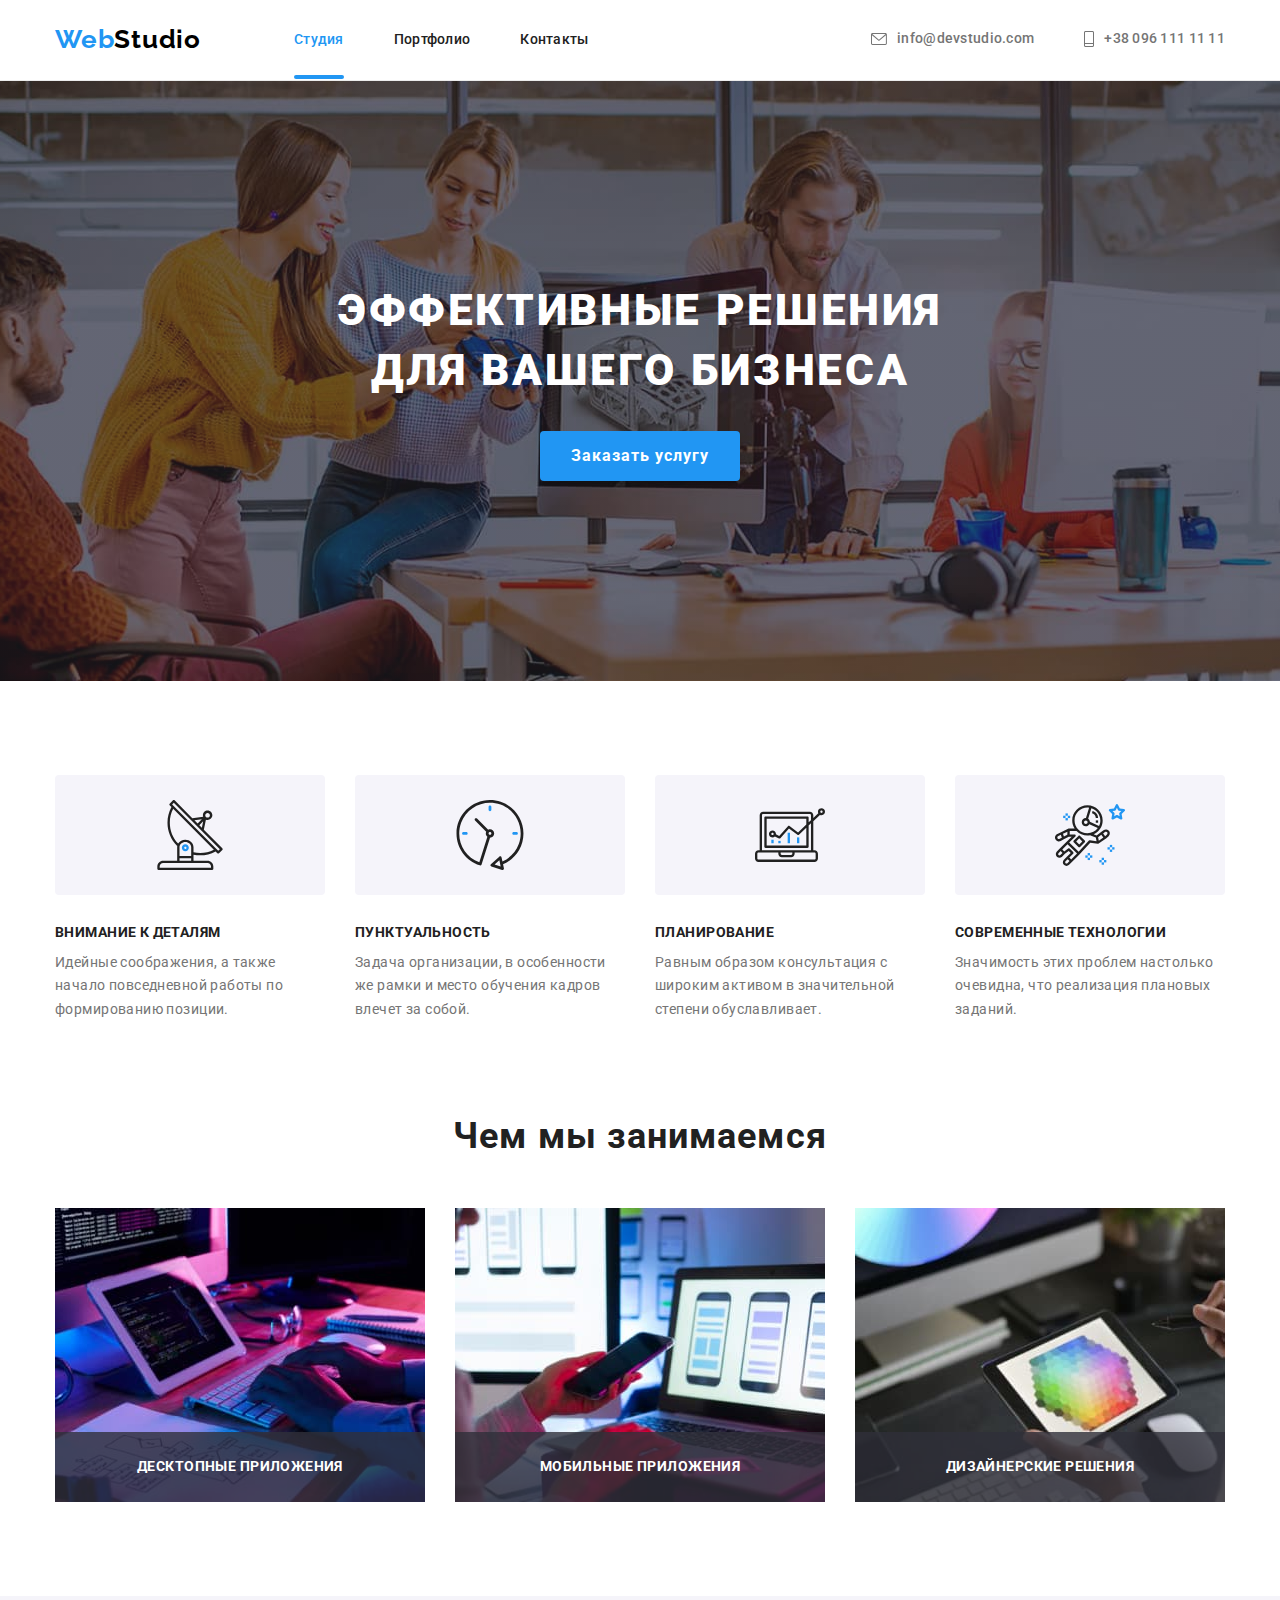
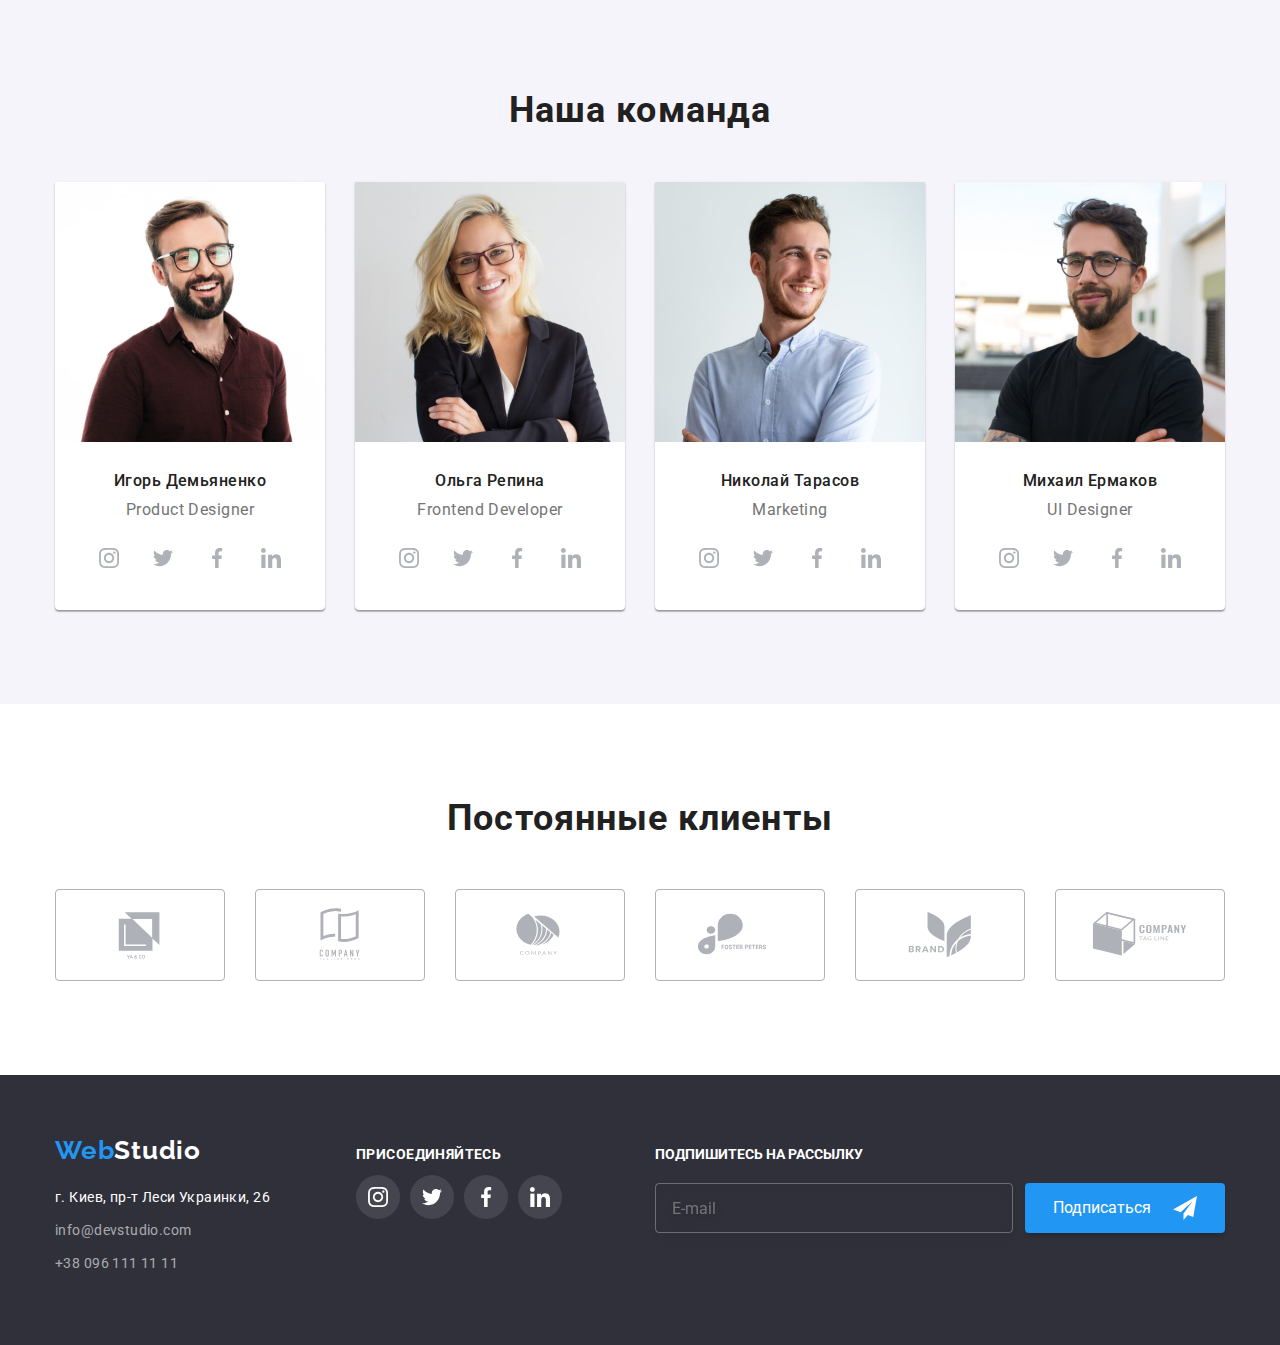
<file: index.html>
<!DOCTYPE html>
<html lang="ru">
<head>
    <meta charset="UTF-8">
    <meta http-equiv="X-UA-Compatible" content="IE=edge">
    <meta name="viewport" content="width=device-width, initial-scale=1.0">
    <title>Document</title>
    <link rel="preconnect" href="https://fonts.googleapis.com">
    <link rel="preconnect" href="https://fonts.gstatic.com" crossorigin>
    <link href="https://fonts.googleapis.com/css2?family=Raleway:wght@700&family=Roboto:wght@400;500;700;900&display=swap" rel="stylesheet">
    <link rel="stylesheet" href="https://cdnjs.cloudflare.com/ajax/libs/modern-normalize/1.1.0/modern-normalize.min.css">
    <link rel="stylesheet" href="./css/styles.css">
</head>
<body>
    <header class="header">
        <div class="container header-container">
    <nav class="navigation">
        <a href="/" class="logo"><span class="logo-first">Web</span>Studio</a>
        <ul class="header-list list">
            <li class="header-item"><a href="./index.html" class="header-link active">Студия</a></li>
            <li class="header-item"><a href="./portfolio.html" class="header-link">Портфолио</a></li>
            <li class="header-item"><a href="" class="header-link">Контакты</a></li>
        </ul>
    </nav>
        <ul class="header-link-conection list">
            <li class="header-link-email">
                <a href="mailto:info@devstudio.com" class="link-contacts"><svg class="link-contacts-icon" width="16" height="12">
                    <use href="./images/icons.svg#icon-envelope"></use>
                </svg>info@devstudio.com</a></li>
            <li class="header-link-tel">
                <a href="tel:+380961111111" class="link-contacts"><svg class="link-contacts-icon" width="10" height="16">
                    <use href="./images/icons.svg#icon-Vector"></use>
                </svg>+38 096 111 11 11  </a></li>
        </ul>
        </div>
    </header>
    <main>
      <section class="hero">
          <div class="container">
            <h1 class="hero-title">Эффективные решения для вашего бизнеса</h1>
            <button type="button" class="hero-btn" data-modal-open>Заказать услугу</button>
            </div>
      </section>  
    
    <section class="about-section">
        <div class="container">
        <h2 class="visually-hidden">Наши преимущества</h2>
        <ul class="about-list list">
            <li class="about-section-item">
                <div class="about-icon-container">
                    <svg class="about-icon" width="70" height="70">
                        <use href="./images/icons.svg#icon-antenna-1"></use>
                    </svg>
                </div>
                <h3 class="about-subject">Внимание к деталям</h3>
                <p class="text">Идейные соображения, а также начало повседневной работы по формированию позиции.</p>
            </li>

            <li class="about-section-item">
                <div class="about-icon-container">
                    <svg class="about-icon" width="70" height="70">
                        <use href="./images/icons.svg#icon-clock-1"></use>
                    </svg>
                </div>
                <h3 class="about-subject">Пунктуальность</h3>
                <p class="text">Задача организации, в особенности же рамки и место обучения кадров влечет за собой.</p>
            </li>

            <li class="about-section-item">
                <div class="about-icon-container">
                    <svg class="about-icon" width="70" height="70">
                        <use href="./images/icons.svg#icon-diagram-1"></use>
                    </svg>
                </div>
                <h3 class="about-subject">Планирование</h3>
                <p class="text">Равным образом консультация с широким активом в значительной степени обуславливает.</p>
            </li>

            <li class="about-section-item">
                <div class="about-icon-container">
                    <svg class="about-icon" width="70" height="70">
                        <use href="./images/icons.svg#icon-astronaut-1"></use>
                    </svg>
                </div>
                <h3 class="about-subject">Современные технологии</h3>
                <p class="text">Значимость этих проблем настолько очевидна, что реализация плановых заданий.</p>
            </li>
        </ul>
        </div>
    </section>

    <section class="sub-section">
        <div class="container">
        <h2 class="sub-title">Чем мы занимаемся</h2>
        <ul class="sub-list list">

            <li class="sub-item">
               
                <img src="./images/img-1.jpg" alt="desktop" width="370" height="294" class="sub-img">
            <div class="sub-top-text">
                <p>Десктопные приложения</p>
            </div>
            
            </li>

            <li class="sub-item">
                <img src="./images/img-2.jpg" alt="mobile" width="370" height="294" class="sub-img">
            <div class="sub-top-text">
                <p>Мобильные приложения</p>
            </div>
            </li>

            <li class="sub-item">
                <img src="./images/img-3.jpg" alt="tablet" width="370" height="294" class="sub-img">
            <div class="sub-top-text">
                <p>Дизайнерские решения</p>
            </div>
            </li>

        </ul>
        </div>
    </section>

    <section class="team-section">
        <div class="container">
        <h2 class="team-title">Наша команда</h2>
        <ul class="team-list list">
            
            <li class="team-item">
                <img src="./images/ihor-demyanenko.jpg" alt="ihor-demyanenko" width="270" height="260" class="img-team">
                <div class="team-item-content">
                <h3 class="team-name">Игорь Демьяненко</h3>
                <p class="team-text">Product Designer</p>
                <ul class="team-social-list list">
                
                    <li class="team-social-item">
                        <a href="" class="team-social-link"><svg class="team-social-icon" width="20" height="20">
                            <use href="./images/icons.svg#icon-instagram-2"></use>
                        </svg>
                        </a>
                        
                    </li>
                
                    <li class="team-social-item">
                        <a href="" class="team-social-link"><svg class="team-social-icon" width="20" height="20">
                                <use href="./images/icons.svg#icon-twitter-1"></use>
                            </svg>
                        </a>
                    </li>
                
                    <li class="team-social-item">
                        <a href="" class="team-social-link"><svg class="team-social-icon" width="20" height="20">
                                <use href="./images/icons.svg#icon-facebook-1"></use>
                            </svg>
                        </a>
                    </li>
                
                    <li class="team-social-item">
                        <a href="" class="team-social-link"><svg class="team-social-icon" width="20" height="20">
                                <use href="./images/icons.svg#icon-linkedin-1"></use>
                            </svg>
                        </a>
                    </li>
                
                </ul>
                </div>
            </li>
            
            <li class="team-item">
                <img src="./images/olha-repina.jpg" alt="olha-repina" width="270" height="260" class="img-team">
                <div class="team-item-content">
                <h3 class="team-name">Ольга Репина</h3>
                <p class="team-text">Frontend Developer</p>
                <ul class="team-social-list list">
                
                    <li class="team-social-item">
                        <a href="" class="team-social-link"><svg class="team-social-icon" width="20" height="20">
                                <use href="./images/icons.svg#icon-instagram-2"></use>
                            </svg>
                        </a>
                    
                    </li>
                
                    <li class="team-social-item">
                        <a href="" class="team-social-link"><svg class="team-social-icon" width="20" height="20">
                                <use href="./images/icons.svg#icon-twitter-1"></use>
                            </svg>
                        </a>
                    </li>
                
                    <li class="team-social-item">
                        <a href="" class="team-social-link"><svg class="team-social-icon" width="20" height="20">
                                <use href="./images/icons.svg#icon-facebook-1"></use>
                            </svg>
                        </a>
                    </li>
                
                    <li class="team-social-item">
                        <a href="" class="team-social-link"><svg class="team-social-icon" width="20" height="20">
                                <use href="./images/icons.svg#icon-linkedin-1"></use>
                            </svg>
                        </a>
                    </li>
                
                </ul>
                </div>
            </li>
            
            <li class="team-item">
                <img src="./images/nikolay-tarasov.jpg" alt="nikolay-tarasov" width="270" height="260" class="img-team">
                <div class="team-item-content">
                <h3 class="team-name">Николай Тарасов</h3>
                <p class="team-text">Marketing</p>
                <ul class="team-social-list list">

                    <li class="team-social-item">
                        <a href="" class="team-social-link"><svg class="team-social-icon" width="20" height="20">
                                <use href="./images/icons.svg#icon-instagram-2"></use>
                            </svg>
                        </a>
                    
                    </li>

                    <li class="team-social-item">
                        <a href="" class="team-social-link"><svg class="team-social-icon" width="20" height="20">
                                <use href="./images/icons.svg#icon-twitter-1"></use>
                            </svg>
                        </a>
                    </li>

                    <li class="team-social-item">
                        <a href="" class="team-social-link"><svg class="team-social-icon" width="20" height="20">
                                <use href="./images/icons.svg#icon-facebook-1"></use>
                            </svg>
                        </a>
                    </li>

                    <li class="team-social-item">
                        <a href="" class="team-social-link"><svg class="team-social-icon" width="20" height="20">
                                <use href="./images/icons.svg#icon-linkedin-1"></use>
                            </svg>
                        </a>
                    </li>

                </ul>
                </div>
            </li>
            
            <li class="team-item">
                <img src="./images/mihail-ermakov.jpg" alt="mihail-ermakov" width="270" height="260" class="img-team">
                <div class="team-item-content">
                <h3 class="team-name">Михаил Ермаков</h3>
                <p class="team-text">UI Designer</p>
                <ul class="team-social-list list">
                
            <li class="team-social-item">
                <a href="" class="team-social-link"><svg class="team-social-icon" width="20" height="20">
                <use href="./images/icons.svg#icon-instagram-2"></use>
            </svg>
            </a>
            </li>
                
                    <li class="team-social-item">
                        <a href="" class="team-social-link"><svg class="team-social-icon" width="20" height="20">
                                <use href="./images/icons.svg#icon-twitter-1"></use>
                            </svg>
                        </a>
                    </li>
                
                    <li class="team-social-item">
                        <a href="" class="team-social-link"><svg class="team-social-icon" width="20" height="20">
                                <use href="./images/icons.svg#icon-facebook-1"></use>
                            </svg>
                        </a>
                    </li>
                
                    <li class="team-social-item">
                        <a href="" class="team-social-link"><svg class="team-social-icon" width="20" height="20">
                            <use href="./images/icons.svg#icon-linkedin-1"></use>
                        </svg>
                        </a>
                    </li>
                
                </ul>
                </div>
            </li>
        </ul>
        </div>
    </section>

<section class="client-section">
    <div class="container">
    <h2 class="client-title">Постоянные клиенты</h2>
    <ul class="client-list list">
        <li class="client-item">
        <a href="" class="client-link"><svg class="client-icon" width="106" height="60">
                <use href="./images/icons.svg#icon-Logo"></use>
            </svg>
        </a>
        </li>

        <li class="client-item">
            <a href="" class="client-link"><svg class="client-icon" width="106" height="60">
                    <use href="./images/icons.svg#icon-Logo-1"></use>
                </svg>
            </a>
        </li>

        <li class="client-item">
            <a href="" class="client-link"><svg class="client-icon" width="106" height="60">
                    <use href="./images/icons.svg#icon-Logo-2"></use>
                </svg>
            </a>
        </li>

        <li class="client-item">
            <a href="" class="client-link"><svg class="client-icon" width="106" height="60">
                    <use href="./images/icons.svg#icon-Logo-3"></use>
                </svg>
            </a>
        </li>

        <li class="client-item">
            <a href="" class="client-link"><svg class="client-icon" width="106" height="60">
                    <use href="./images/icons.svg#icon-Logo-4"></use>
                </svg>
            </a>
        </li>

        <li class="client-item">
            <a href="" class="client-link"><svg class="client-icon" width="106" height="60">
                    <use href="./images/icons.svg#icon-Logo-5"></use>
                </svg>
            </a>
        </li>
    </ul>
    </div>
</section>

    </main>
    <footer class="footer">
        <div class="container footer-container">
            <div class="footer-logo">
        <a href="/" class="logo-footer"><span class="logo-second">Web</span>Studio</a>
        <address class="address">
            <ul class="address-list list">
                <li class="address-item"><a href="https://www.google.com/maps/place/%D0%B1%D1%83%D0%BB.+%D0%9B%D0%B5%D1%81%D0%B8+%D0%A3%D0%BA%D1%80%D0%B0%D0%B8%D0%BD%D0%BA%D0%B8,+26,+%D0%9A%D0%B8%D0%B5%D0%B2,+02000/@50.4265807,30.5361971,17z/data=!3m1!4b1!4m5!3m4!1s0x40d4cf0e033ecbe9:0x57a4dffefec77da0!8m2!3d50.4265807!4d30.5383858" class="footer-link-map">г. Киев, пр-т Леси Украинки, 26</a></li>
                <li class="address-item"><a href="mailto:info@devstudio.com" class="footer-link">info@devstudio.com</a></li>
                <li class="address-item"><a href="tel:+380961111111" class="footer-link">+38 096 111 11 11</a></li>
            </ul>
        </address>
            </div>
        <div class="footer-contacts">
            <p class="footer-text">присоединяйтесь</p>
            <ul class="footer-list list">
                <li class="footer-item">
                    <a href="" class="footer-social-link"><svg class="footer-icon" width="20" height="20">
                            <use href="./images/icons.svg#icon-instagram-2"></use>
                        </svg>
                    </a>
                </li>

                <li class="footer-item">
                    <a href="" class="footer-social-link"><svg class="footer-icon" width="20" height="20">
                            <use href="./images/icons.svg#icon-twitter-1"></use>
                        </svg>
                    </a>
                </li>

                <li class="footer-item">
                    <a href="" class="footer-social-link"><svg class="footer-icon" width="20" height="20">
                            <use href="./images/icons.svg#icon-facebook-1"></use>
                        </svg>
                    </a>
                </li>

                <li class="footer-item">
                    <a href="" class="footer-social-link"><svg class="footer-icon" width="20" height="20">
                            <use href="./images/icons.svg#icon-linkedin-1"></use>
                        </svg>
                    </a>
                </li>
            </ul>
        </div>

        <div class="footer-subscription">
            <p class="subscription-title">Подпишитесь на рассылку</p>
            <form class="subscription-form">
                <div class="subscription-input-btn">
                <input type="text" class="subscription-input" placeholder="E-mail">
                <button type="submit" class="subscription-btn"> Подписаться<svg class="subscription-btn-icon" width="24" height="24">
                    <use href="./images/icons.svg#icon-icon-send"></use>
                </svg>
            </button>
            </div>
            </form>
        </div>
        </div>
    </footer>

    <div class="backdrop is-hidden" data-modal>
        <div class="modal">
            <button type="button" class="modal-close-btn" data-modal-close> <svg class="modal-close-icon" width="11" height="11">
                <use href="./images/icons.svg#icon-Vector-1"></use>
            </svg></button>
            <p class="modal-title">Оставьте свои данные, мы вам перезвоним</p>
            <form class="modaL-form">
            
                <div class="modal-label-wrap">
                <label for="user-name" class="modal-label">Имя</label>
                
                <div class="modal-input-wrap">
                <input type="text" name="user-name" class="modal-input">
                <svg class="modal-icon" width="18" height="18">
                    <use href="./images/icons.svg#icon-person-black-18dp-1"></use>
                </svg>
                </div>
                </div>
            
                <div class="modal-label-wrap">
                <label for="user-tel" class="modal-label">Телефон</label>
                <div class="modal-input-wrap">
                <input type="tel" name="user-tel" class="modal-input">
                <svg class="modal-icon" width="18" height="18">
                    <use href="./images/icons.svg#icon-phone-black-18dp-1"></use>
                </svg>
                </div>
                </div>

                <div class="modal-label-wrap">
                <label for="user-email" class="modal-label">Почта</label>
                <div class="modal-input-wrap">
                <input type="email" name="user-email" class="modal-input">
                <svg class="modal-icon" width="18" height="18">
                    <use href="./images/icons.svg#icon-email-black-18dp-1"></use>
                </svg>
                </div>
                </div>

                <div class="text-area">
                <label for="user-text" class="modal-label">Комментарий</label>
                <textarea name="user-text" id="user-text" class="modal-text" placeholder="Введите текст"></textarea>
                    </div>

                <div class="modal-label-input">
                    <input type="checkbox" class="modal-check visually-hidden" id="modal-check" name="modal-check">
                    <label for="modal-check" class="modal-check-text">Соглашаюсь с рассылкой и принимаю &nbsp;<a href="/" class="modal-link"> Условия договора</a></label>
                    </div>
                
            
                <button type="submit" class="submit-button">Отправить</button>
            </form>
           
        </div>
    </div>
    <script src="./js/modal.js"></script>
    
</body>
</html>
</file>
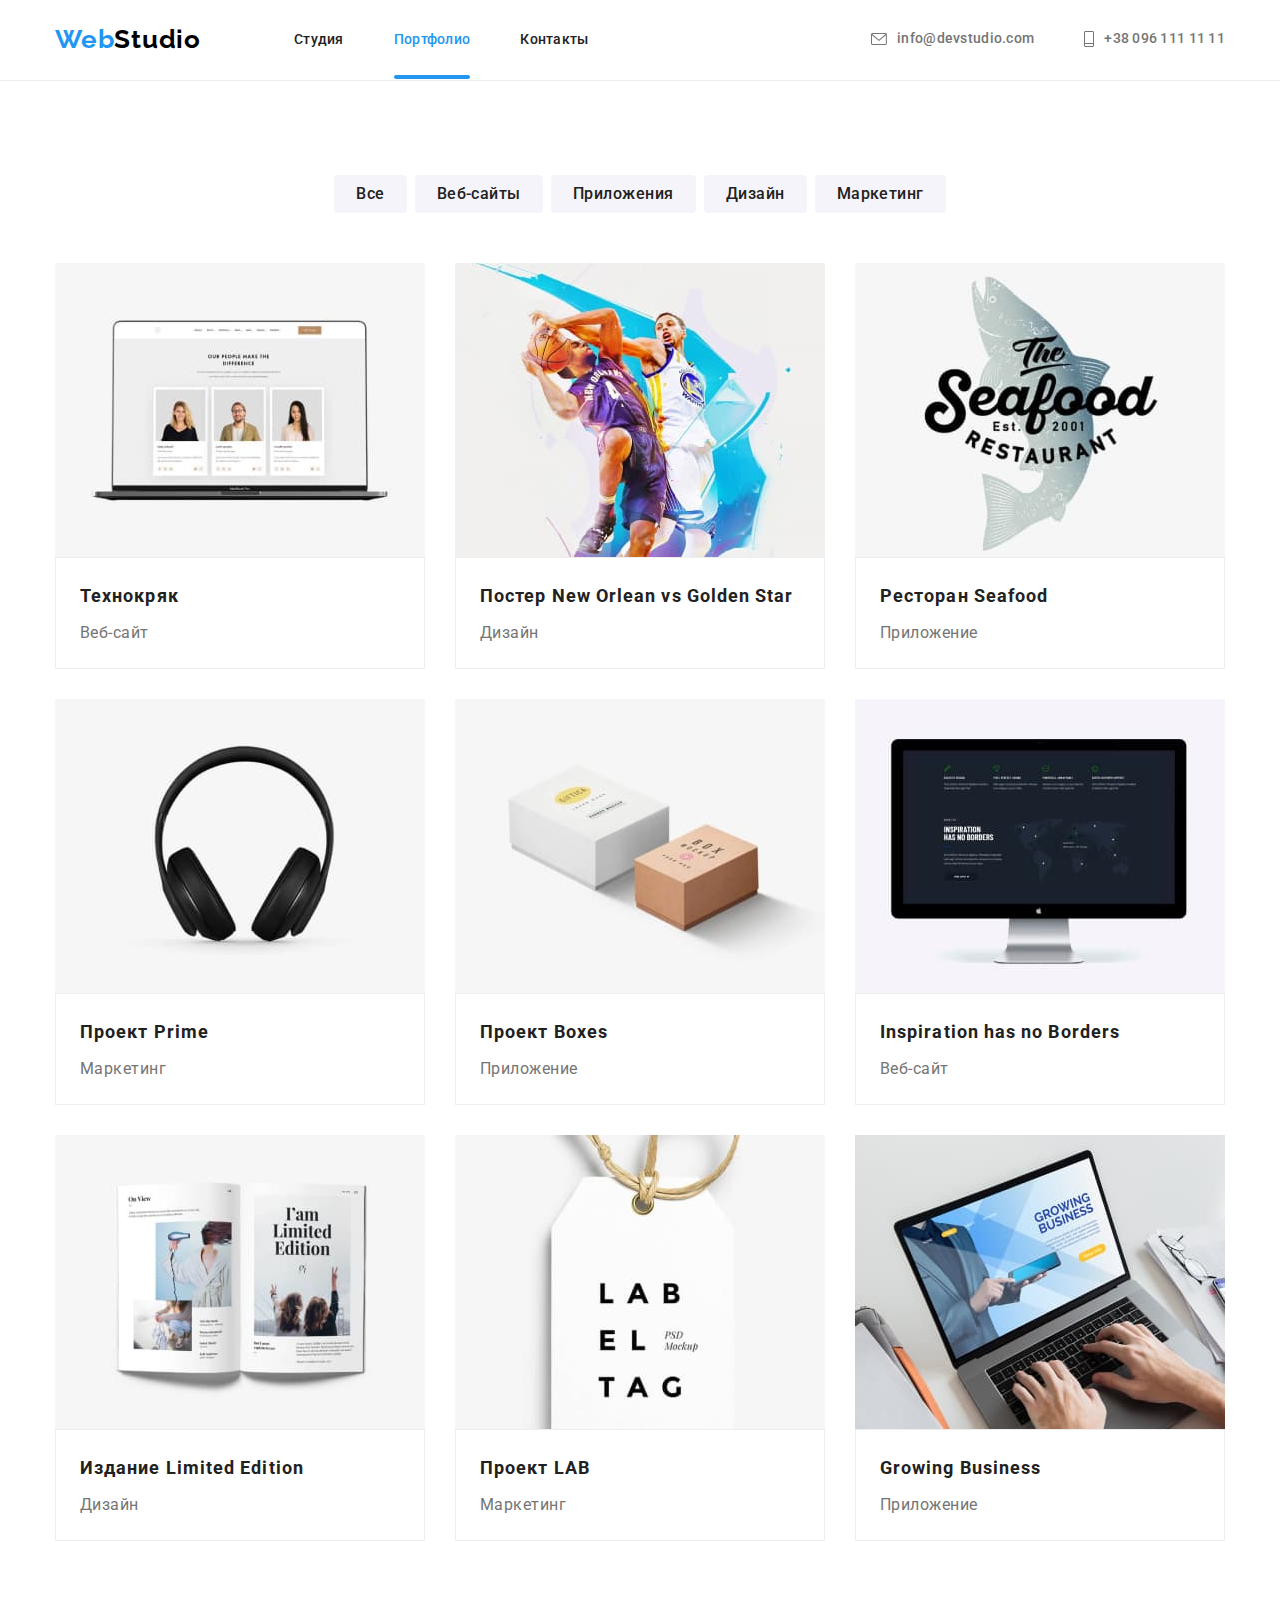
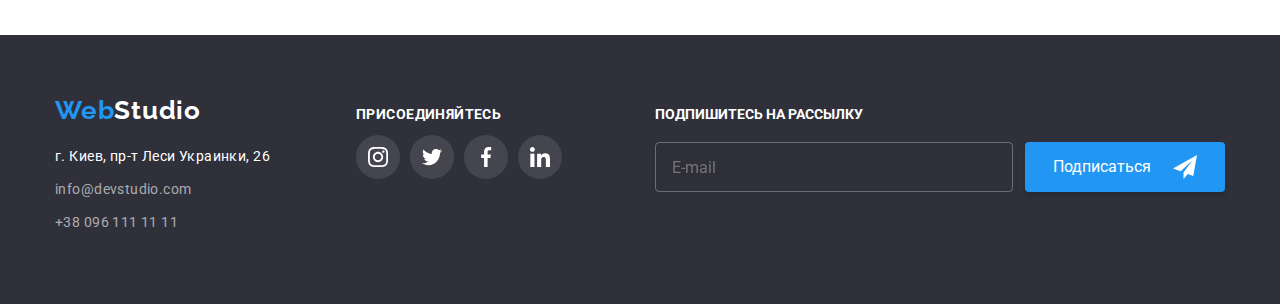
<file: portfolio.html>
<!DOCTYPE html>
<html lang="ru">
<head>
    <meta charset="UTF-8">
    <meta http-equiv="X-UA-Compatible" content="IE=edge">
    <meta name="viewport" content="width=device-width, initial-scale=1.0">
    <title>Document</title>
    <link rel="preconnect" href="https://fonts.googleapis.com">
    <link rel="preconnect" href="https://fonts.gstatic.com" crossorigin>
    <link href="https://fonts.googleapis.com/css2?family=Raleway:wght@700&family=Roboto:wght@400;500;700;900&display=swap" rel="stylesheet">
    <link rel="stylesheet" href="https://cdnjs.cloudflare.com/ajax/libs/modern-normalize/1.1.0/modern-normalize.min.css">
    <link rel="stylesheet" href="./css/styles.css">
</head>
<body>
    <header class="header">
        <div class="container header-container">
            <nav class="navigation">
                <a href="/" class="logo"><span class="logo-first">Web</span>Studio</a>
                <ul class="header-list list">
                    <li class="header-item"><a href="./index.html" class="header-link">Студия</a></li>
                    <li class="header-item"><a href="./portfolio.html" class="header-link active">Портфолио</a></li>
                    <li class="header-item"><a href="" class="header-link">Контакты</a></li>
                </ul>
            </nav>
            <ul class="header-link-conection list">
                <li class="header-link-email">
                    <a href="mailto:info@devstudio.com" class="link-contacts"><svg class="link-contacts-icon" width="16"
                            height="12">
                            <use href="./images/icons.svg#icon-envelope"></use>
                        </svg>info@devstudio.com</a>
                </li>
                <li class="header-link-tel">
                    <a href="tel:+380961111111" class="link-contacts"><svg class="link-contacts-icon" width="10"
                            height="16">
                            <use href="./images/icons.svg#icon-Vector"></use>
                        </svg>+38 096 111 11 11 </a>
                </li>
            </ul>
        </div>
    </header>
    <main>

        <section class="portfolio-section">
            <div class="container container-content">
            <h1 class="visually-hidden">Портфолио</h1>
       
            <ul class="portfolio-list list">
                <li class="portfolio-nav-btn"> 
                    <button type="button" class="portfolio-btn">Все</button>
                </li>

                <li class="portfolio-nav-btn"> 
                    <button type="button" class="portfolio-btn">Веб-сайты</button>
                </li>

                <li class="portfolio-nav-btn"> 
                    <button type="button" class="portfolio-btn">Приложения</button>
                </li>

                <li class="portfolio-nav-btn"> 
                    <button type="button" class="portfolio-btn">Дизайн</button>
                </li>

                <li class="portfolio-nav-btn"> 
                    <button type="button" class="portfolio-btn">Маркетинг</button>
                </li>
            </ul>
            
        
            <ul class="portfolio-img-list list">
                <li class="portfolio-item">
                    <a href="" class="portfolio-link">
                        <div class="portfolio-wrap">
                    <img src="./images/img-portfolio-1.jpg" alt="laptop" width="370" height="294" class="portfolio-img">
                    <p class="portfolio-top-text">Технокряк это современная площадка распространения коронавируса. Компании используют эту платформу для цифрового
                    шпионажа и атак на защищённые сервера конкурентов.</p>
                        </div>
                    <div class="portfolio-item-content">
                    
                    <h2 class="portfolio-subject">Технокряк</h2>
                    <p class="portfolio-text">Веб-сайт</p>
                    </div>
                    </a>
                </li>

                <li class="portfolio-item">
                    <a href="" class="portfolio-link">
                        <div class="portfolio-wrap">
                            <img src="./images/img-portfolio-2.jpg" alt="laptop" width="370" height="294" class="portfolio-img">
                            <p class="portfolio-top-text">Технокряк это современная площадка распространения коронавируса. Компании используют
                                эту платформу для цифрового
                                шпионажа и атак на защищённые сервера конкурентов.</p>
                        </div>
                    <div class="portfolio-item-content">
                    <h2 class="portfolio-subject">Постер New Orlean vs Golden Star</h2>
                    <p class="portfolio-text">Дизайн</p>
                    </div>
                    </a>
                </li>

                <li class="portfolio-item">
                    <a href="" class="portfolio-link">
                    <div class="portfolio-wrap">
                        <img src="./images/img-portfolio-3.jpg" alt="laptop" width="370" height="294" class="portfolio-img">
                        <p class="portfolio-top-text">Технокряк это современная площадка распространения коронавируса. Компании используют
                            эту платформу для цифрового
                            шпионажа и атак на защищённые сервера конкурентов.</p>
                    </div>
                        
                    <div class="portfolio-item-content">
                    <h2 class="portfolio-subject">Ресторан Seafood</h2>
                    <p class="portfolio-text">Приложение</p>
                    </div>
                    </a>
                </li>

                <li class="portfolio-item">
                    <a href="" class="portfolio-link">
                        <div class="portfolio-wrap">
                            <img src="./images/img-portfolio-4.jpg" alt="laptop" width="370" height="294" class="portfolio-img">
                            <p class="portfolio-top-text">Технокряк это современная площадка распространения коронавируса. Компании используют
                                эту платформу для цифрового
                                шпионажа и атак на защищённые сервера конкурентов.</p>
                        </div>
                    
                    <div class="portfolio-item-content">
                    <h2 class="portfolio-subject">Проект Prime</h2>
                    <p class="portfolio-text">Маркетинг</p>
                    </div>
                    </a>
                </li>

                <li class="portfolio-item">
                    <a href="" class="portfolio-link">
                        <div class="portfolio-wrap">
                            <img src="./images/img-portfolio-5.jpg" alt="laptop" width="370" height="294" class="portfolio-img">
                            <p class="portfolio-top-text">Технокряк это современная площадка распространения коронавируса. Компании используют
                                эту платформу для цифрового
                                шпионажа и атак на защищённые сервера конкурентов.</p>
                        </div>
                    
                    <div class="portfolio-item-content">
                    <h2 class="portfolio-subject">Проект Boxes</h2>
                    <p class="portfolio-text">Приложение</p>
                    </div>
                    </a>
                </li>

                <li class="portfolio-item">
                    <a href="" class="portfolio-link">
                        <div class="portfolio-wrap">
                            <img src="./images/img-portfolio-6.jpg" alt="laptop" width="370" height="294" class="portfolio-img">
                            <p class="portfolio-top-text">Технокряк это современная площадка распространения коронавируса. Компании используют
                                эту платформу для цифрового
                                шпионажа и атак на защищённые сервера конкурентов.</p>
                        </div>
                   
                    <div class="portfolio-item-content">
                    <h2 class="portfolio-subject">Inspiration has no Borders</h2>
                    <p class="portfolio-text">Веб-сайт</p>
                    </div>
                    </a>
                </li>

                <li class="portfolio-item">
                    <a href="" class="portfolio-link">
                        <div class="portfolio-wrap">
                            <img src="./images/img-portfolio-7.jpg" alt="laptop" width="370" height="294" class="portfolio-img">
                            <p class="portfolio-top-text">Технокряк это современная площадка распространения коронавируса. Компании используют
                                эту платформу для цифрового
                                шпионажа и атак на защищённые сервера конкурентов.</p>
                        </div>
                    
                    <div class="portfolio-item-content">

                    <h2 class="portfolio-subject">Издание Limited Edition</h2>
                    <p class="portfolio-text">Дизайн</p>
                    </div>
                    </a>
                </li>

                <li class="portfolio-item">
                    <a href="" class="portfolio-link">
                        <div class="portfolio-wrap">
                            <img src="./images/img-portfolio-8.jpg" alt="laptop" width="370" height="294" class="portfolio-img">
                            <p class="portfolio-top-text">Технокряк это современная площадка распространения коронавируса. Компании используют
                                эту платформу для цифрового
                                шпионажа и атак на защищённые сервера конкурентов.</p>
                        </div>
                    
                    <div class="portfolio-item-content">
                    <h2 class="portfolio-subject">Проект LAB</h2>
                    <p class="portfolio-text">Маркетинг</p>
                    </div>
                    </a>
                </li>

                <li class="portfolio-item">
                    <a href="" class="portfolio-link">
                        <div class="portfolio-wrap">
                            <img src="./images/img-portfolio-9.jpg" alt="laptop" width="370" height="294" class="portfolio-img">
                            <p class="portfolio-top-text">Технокряк это современная площадка распространения коронавируса. Компании используют
                                эту платформу для цифрового
                                шпионажа и атак на защищённые сервера конкурентов.</p>
                        </div>
                    
                    <div class="portfolio-item-content">
                    <h2 class="portfolio-subject">Growing Business</h2>
                    <p class="portfolio-text">Приложение</p>
                    </div>
                    </a>
                </li>
            </ul>
            </div>
        </section>

    </main>
    <footer class="footer">
        <div class="container footer-container">
            <div class="footer-logo">
                <a href="/" class="logo-footer"><span class="logo-second">Web</span>Studio</a>
                <address class="address">
                    <ul class="address-list list">
                        <li class="address-item"><a
                                href="https://www.google.com/maps/place/%D0%B1%D1%83%D0%BB.+%D0%9B%D0%B5%D1%81%D0%B8+%D0%A3%D0%BA%D1%80%D0%B0%D0%B8%D0%BD%D0%BA%D0%B8,+26,+%D0%9A%D0%B8%D0%B5%D0%B2,+02000/@50.4265807,30.5361971,17z/data=!3m1!4b1!4m5!3m4!1s0x40d4cf0e033ecbe9:0x57a4dffefec77da0!8m2!3d50.4265807!4d30.5383858"
                                class="footer-link-map">г. Киев, пр-т Леси Украинки, 26</a></li>
                        <li class="address-item"><a href="mailto:info@devstudio.com"
                                class="footer-link">info@devstudio.com</a></li>
                        <li class="address-item"><a href="tel:+380961111111" class="footer-link">+38 096 111 11 11</a></li>
                    </ul>
                </address>
            </div>
            <div class="footer-contacts">
                <p class="footer-text">присоединяйтесь</p>
                <ul class="footer-list list">
                    <li class="footer-item">
                        <a href="" class="footer-social-link"><svg class="footer-icon" width="20" height="20">
                                <use href="./images/icons.svg#icon-instagram-2"></use>
                            </svg>
                        </a>
                    </li>
    
                    <li class="footer-item">
                        <a href="" class="footer-social-link"><svg class="footer-icon" width="20" height="20">
                                <use href="./images/icons.svg#icon-twitter-1"></use>
                            </svg>
                        </a>
                    </li>
    
                    <li class="footer-item">
                        <a href="" class="footer-social-link"><svg class="footer-icon" width="20" height="20">
                                <use href="./images/icons.svg#icon-facebook-1"></use>
                            </svg>
                        </a>
                    </li>
    
                    <li class="footer-item">
                        <a href="" class="footer-social-link"><svg class="footer-icon" width="20" height="20">
                                <use href="./images/icons.svg#icon-linkedin-1"></use>
                            </svg>
                        </a>
                    </li>
                </ul>
            </div>
    
            <div class="footer-subscription">
                <p class="subscription-title">Подпишитесь на рассылку</p>
                <form class="subscription-form">
                    <div class="subscription-input-btn">
                        <input type="text" class="subscription-input" placeholder="E-mail">
                        <button type="submit" class="subscription-btn"> Подписаться<svg class="subscription-btn-icon"
                                width="24" height="24">
                                <use href="./images/icons.svg#icon-icon-send"></use>
                            </svg>
                        </button>
                    </div>
                </form>
            </div>
        </div>
    </footer>
</body>
</html>
</file>
<file: css/styles.css>
/* font-family: 'Raleway', sans-serif;
font-family: 'Roboto', sans-serif; */

:root {
  --title-color: #212121;
  --text-color: #757575;
  --logo-second-color: #000000;
  --hero-title-color: #ffffff;
  --background-color: #ffffff;
  --background-hero: #2f303a;
  --accent-color: #2196f3;
}

p,
h1,
h2,
h3,
h4,
h5,
h6 {
  margin: 0;
}

ul {
  margin: 0;
  padding: 0;
}

img {
  display: block;
  max-width: 100%;
  height: auto;
}

button {
  cursor: pointer;
  border: none;
}

body {
  font-family: "Roboto", sans-serif;
  background-color: var(--background-color);
  color: var(--title-color);
}

.list {
  list-style: none;
}

a {
  text-decoration: none;
}

.header-link.active {
  color: var(--accent-color);
  position: relative;
}

.header-link.active::after {
  content: "";
  width: 100%;
  height: 4px;
  border-radius: 2px;
  position: absolute;
  background-color: var(--accent-color);
  left: 0;
  bottom: -32px;
}

.container {
  width: 1200px;
  padding-left: 15px;
  padding-right: 15px;
  margin: 0 auto;
}

.visually-hidden {
  position: absolute;
  white-space: nowrap;
  width: 1px;
  height: 1px;
  overflow: hidden;
  border: 0;
  padding: 0;
  clip: rect(0 0 0 0);
  clip-path: inset(50%);
  margin: -1px;
}

/* HEADER */

.header {
  padding-top: 24px;
  padding-bottom: 25px;
  border-bottom: 1px solid #ececec;
}

.logo {
  font-family: "Raleway", sans-serif;
  font-weight: 700;
  font-size: 26px;
  line-height: 1.19;
  letter-spacing: 0.03em;
  color: var(--logo-second-color);
  margin-right: 93px;
}

.logo-first {
  font-family: "Raleway", sans-serif;
  font-weight: 700;
  font-size: 26px;
  line-height: 1.19;
  letter-spacing: 0.03em;
  color: var(--accent-color);
}

.navigation {
  display: flex;
  align-items: center;
}

.header-list {
  display: flex;
}

.header-item + .header-item {
  margin-left: 50px;
}

.header-link-conection {
  display: flex;
  margin-left: auto;
}

.header-container {
  display: flex;
  align-items: center;
}

.header-link {
  font-weight: 500;
  font-size: 14px;
  line-height: 1.14;
  letter-spacing: 0.02em;
  color: var(--title-color);
  transition: color 250ms cubic-bezier(0.4, 0, 0.2, 1);
}

.header-link:hover,
.header-link:focus {
  color: var(--accent-color);
}

.link-contacts {
  font-weight: 500;
  font-size: 14px;
  line-height: 1.14;
  letter-spacing: 0.02em;
  color: var(--text-color);
  display: flex;
  align-items: center;
  transition: color 250ms cubic-bezier(0.4, 0, 0.2, 1);
}

.link-contacts:hover,
.link-contacts:focus {
  color: var(--accent-color);
}

.header-link-tel {
  margin-left: 50px;
}

.link-contacts-icon {
  margin-right: 10px;
  fill: currentColor;
}

/* Hero */

.hero {
  background-color: var(--background-hero);
  background-image: linear-gradient(
      rgba(47, 48, 58, 0.4),
      rgba(47, 48, 58, 0.4)
    ),
    url(../images/bg-image.jpg);
  background-repeat: no-repeat;
  background-position: center;
  background-size: cover;
  padding-top: 200px;
  padding-bottom: 200px;
  text-align: center;
  max-width: 1600px;
  margin: 0 auto;
}

.hero-title {
  font-weight: 900;
  font-size: 44px;
  line-height: 1.36;
  letter-spacing: 0.06em;
  text-transform: uppercase;
  color: var(--hero-title-color);
  margin-bottom: 30px;
  width: 696px;
  margin-left: auto;
  margin-right: auto;
}

.hero-btn {
  font-family: inherit;
  font-weight: 700;
  font-size: 16px;
  line-height: 1.87;
  letter-spacing: 0.06em;
  cursor: pointer;
  color: #ffffff;
  background-color: var(--accent-color);
  box-shadow: 0px 4px 4px rgba(0, 0, 0, 0.15);
  border-radius: 4px;
  min-width: 200px;
  height: 50px;
  transition: background-color 250ms cubic-bezier(0.4, 0, 0.2, 1);
}

.hero-btn:hover,
.hero-btn:focus {
  background-color: #188ce8;
  box-shadow: 0px 4px 4px rgba(0, 0, 0, 0.15);
}

/* About section */

.about-section {
  padding-top: 94px;
  padding-bottom: 94px;
}

.about-list {
  display: flex;
}

.about-section-item + .about-section-item {
  margin-left: 30px;
}

.about-section-item {
  width: 270px;
}

.about-icon-container {
  width: 270px;
  height: 120px;
  background-color: #f5f4fa;
  align-items: center;
  justify-content: center;
  display: flex;
  margin-bottom: 30px;
  border-radius: 4px;
}

.about-subject {
  font-weight: 700;
  font-size: 14px;
  line-height: 1.14;
  letter-spacing: 0.03em;
  text-transform: uppercase;
  margin-bottom: 10px;
}

.text {
  font-size: 14px;
  line-height: 1.71;
  letter-spacing: 0.03em;
  color: var(--text-color);
}

/* sub-section */

.sub-section {
  padding-bottom: 94px;
}

.sub-title {
  font-weight: 700;
  font-size: 36px;
  line-height: 1.16;
  text-align: center;
  letter-spacing: 0.03em;
  margin-bottom: 50px;
}

.sub-list {
  display: flex;
  margin-left: -30px;
}

.sub-item {
  width: calc(100% / 3 - 30px);
  margin-left: 30px;
  position: relative;
}

.sub-top-text {
  position: absolute;
  bottom: 0;
  font-weight: 700;
  font-size: 14px;
  line-height: 1.14;
  text-align: center;
  letter-spacing: 0.03em;
  text-transform: uppercase;
  color: var(--hero-title-color);
  background-color: rgba(47, 48, 58, 0.8);
  min-width: 370px;
  height: 70px;
  padding: 27px 82px;
}

/* Team section */

.team-section {
  padding-top: 94px;
  padding-bottom: 94px;
  background-color: #f5f4fa;
}

.team-title {
  font-weight: 700;
  font-size: 36px;
  line-height: 1.16;
  text-align: center;
  letter-spacing: 0.03em;
  margin-bottom: 50px;
}

.team-list {
  display: flex;
  margin-left: -30px;
}

.team-item {
  width: calc(100% / 4 - 30px);
  margin-left: 30px;
  background-color: var(--background-color);
  box-shadow: 0px 1px 3px rgba(0, 0, 0, 0.12), 0px 1px 1px rgba(0, 0, 0, 0.14),
    0px 2px 1px rgba(0, 0, 0, 0.2);
  border-radius: 0px 0px 4px 4px;
}

.team-item-content {
  padding-top: 30px;
  padding-bottom: 30px;
  text-align: center;
}

.team-name {
  font-weight: 500;
  font-size: 16px;
  line-height: 1.18;
  letter-spacing: 0.03em;
  margin-bottom: 10px;
}

.team-text {
  font-size: 16px;
  line-height: 1.18;
  letter-spacing: 0.03em;
  color: var(--text-color);
  margin-bottom: 16px;
}

.team-social-list {
  display: flex;
  justify-content: center;
}

.team-social-item + .team-social-item {
  margin-left: 10px;
}

.team-social-link {
  width: 44px;
  height: 44px;
  background-color: var(--hero-title-color);
  border-radius: 50%;
  display: flex;
  align-items: center;
  justify-content: center;
  transition: background-color 250ms cubic-bezier(0.4, 0, 0.2, 1);
}

.team-social-icon {
  fill: #afb1b8;
  transition: fill 250ms cubic-bezier(0.4, 0, 0.2, 1);
}

.team-social-link:focus,
.team-social-link:hover {
  background-color: var(--accent-color);
}

.team-social-link:focus .team-social-icon {
  fill: #ffffff;
}

.team-social-link:hover .team-social-icon {
  fill: #ffffff;
}

/* client section */

.client-section {
  padding-top: 94px;
  padding-bottom: 94px;
}

.client-title {
  font-weight: 700;
  font-size: 36px;
  line-height: 1.16;
  text-align: center;
  letter-spacing: 0.03em;
  margin-bottom: 50px;
}

.client-list {
  display: flex;
  align-items: center;
  justify-content: center;
}

.client-item + .client-item {
  margin-left: 30px;
}

.client-link {
  justify-content: center;
  align-items: center;
  display: flex;
  color: #afb1b8;
  width: 100%;
  height: 100%;
  width: 170px;
  height: 92px;
  border: 1px solid #afb1b8;
  box-sizing: border-box;
  border-radius: 4px;
  transition: border 250ms cubic-bezier(0.4, 0, 0.2, 1);
}

.client-icon {
  fill: currentColor;
  transition: color 250ms cubic-bezier(0.4, 0, 0.2, 1);
}

.client-link:hover,
.client-link:focus {
  color: var(--accent-color);
  border-color: var(--accent-color);
}

/* Footer */

.footer {
  background-color: var(--background-hero);
  padding-top: 60px;
  padding-bottom: 60px;
}

.logo-footer {
  font-family: "Raleway", sans-serif;
  font-weight: 700;
  font-size: 26px;
  line-height: 1.19;
  letter-spacing: 0.03em;
  color: var(--hero-title-color);
  display: block;
  margin-bottom: 20px;
}

.logo-second {
  font-family: "Raleway", sans-serif;
  font-weight: 700;
  font-size: 26px;
  line-height: 1.19;
  letter-spacing: 0.03em;
  color: var(--accent-color);
}

.address {
  font-style: normal;
}

.footer-link-map {
  font-size: 14px;
  line-height: 1.71;
  letter-spacing: 0.03em;
  color: #ffffff;
  display: block;
  margin-bottom: 9px;
}

.footer-link {
  font-size: 14px;
  line-height: 1.71;
  letter-spacing: 0.03em;
  color: rgba(255, 255, 255, 0.6);
  display: block;
  margin-bottom: 9px;
  transition: color 250ms cubic-bezier(0.4, 0, 0.2, 1);
}

.footer-link:focus,
.footer-link:hover {
  color: var(--accent-color);
}

.footer-contacts {
  margin-left: 70px;
}

.footer-text {
  font-weight: 700;
  font-size: 14px;
  line-height: 1.14px;
  letter-spacing: 0.03em;
  text-transform: uppercase;
  margin-bottom: 20px;
  color: var(--hero-title-color);
}

.footer-list {
  display: flex;
  align-items: center;
  justify-content: center;
}

.footer-social-link {
  width: 44px;
  height: 44px;
  background-color: rgba(255, 255, 255, 0.1);
  border-radius: 50%;
  display: flex;
  align-items: center;
  justify-content: center;
  color: var(--hero-title-color);
  transition: background-color 250ms cubic-bezier(0.4, 0, 0.2, 1);
}

.footer-icon {
  fill: currentColor;
}

.footer-social-link:hover,
.footer-social-link:focus {
  background-color: var(--accent-color);
}

.footer-item + .footer-item {
  margin-left: 10px;
}

.footer-container {
  align-items: baseline;
  display: flex;
}

.footer-logo {
  flex-grow: 1;
}

.footer-subscription {
  margin-left: 93px;
}

.subscription-title {
  font-weight: 700;
  font-size: 14px;
  line-height: 1.14;
  text-transform: uppercase;
  color: var(--hero-title-color);
  margin-bottom: 20px;
}

.subscription-input {
  background-color: transparent;
  color: var(--hero-title-color);
  width: 358px;
  height: 50px;
  border: 1px solid rgba(255, 255, 255, 0.3);
  filter: drop-shadow(0px 4px 4px rgba(0, 0, 0, 0.15));
  border-radius: 4px;
  padding-left: 16px;
  outline: none;
  transition: border 250ms cubic-bezier(0.4, 0, 0.2, 1);
}

.subscription-input:hover,
.subscription-input:focus {
  border-color: var(--accent-color);
}

.subscription-btn {
  width: 200px;
  height: 50px;
  color: var(--hero-title-color);
  background: #2196f3;
  box-shadow: 0px 4px 4px rgba(0, 0, 0, 0.15);
  border-radius: 4px;
  margin-left: 12px;
  transition: background-color 250ms cubic-bezier(0.4, 0, 0.2, 1);
  display: flex;
  align-items: center;
  justify-content: space-evenly;
}

.subscription-input-btn {
  display: flex;
  align-items: center;
}

/* portfolio */

.portfolio-section {
  padding-top: 94px;
  padding-bottom: 94px;
}

.portfolio-list {
  margin-bottom: 50px;
  display: flex;
  justify-content: center;
}

.portfolio-nav-btn + .portfolio-nav-btn {
  margin-left: 8px;
}

.portfolio-btn {
  font-family: inherit;
  font-weight: 500;
  font-size: 16px;
  line-height: 1.62;
  text-align: center;
  letter-spacing: 0.03em;
  cursor: pointer;
  color: var(--title-color);
  background-color: #f5f4fa;
  border-radius: 4px;
  padding: 6px 22px;
  transition: background-color 250ms cubic-bezier(0.4, 0, 0.2, 1),
    color 250ms cubic-bezier(0.4, 0, 0.2, 1),
    box-shadow 250ms cubic-bezier(0.4, 0, 0.2, 1);
}

.portfolio-btn:hover,
.portfolio-btn:focus {
  color: var(--hero-title-color);
  background-color: var(--accent-color);
  box-shadow: 0px 3px 1px rgba(0, 0, 0, 0.1), 0px 1px 2px rgba(0, 0, 0, 0.08),
    0px 2px 2px rgba(0, 0, 0, 0.12);
}

.portfolio-item-content {
  padding: 20px 24px;
  background: #ffffff;
  border: 1px solid #eeeeee;
  box-sizing: border-box;
}

.portfolio-wrap {
  position: relative;
  overflow: hidden;
}

.portfolio-img-list {
  display: flex;
  flex-wrap: wrap;
  margin-left: -30px;
  margin-bottom: -30px;
}

.portfolio-item {
  flex-basis: calc(100% / 3 - 30px);
  margin-left: 30px;
  margin-bottom: 30px;
  position: relative;
}

.portfolio-top-text {
  position: absolute;
  top: 0;
  left: 0;
  font-size: 18px;
  line-height: 1.55;
  color: var(--hero-title-color);
  background-color: rgba(33, 150, 243, 0.9);
  padding: 63px 24px;
  height: 100%;
  transform: translateY(101%);
  transition: transform 250ms cubic-bezier(0.4, 0, 0.2, 1);
}

.portfolio-item:hover .portfolio-top-text {
  transform: translateY(0);
}

.portfolio-subject {
  font-weight: 700;
  font-size: 18px;
  line-height: 2;
  letter-spacing: 0.06em;
  color: var(--title-color);
  margin-bottom: 4px;
}

.portfolio-text {
  font-size: 16px;
  line-height: 1.87;
  letter-spacing: 0.03em;
  color: var(--text-color);
}

.portfolio-link {
  display: block;
  transition: box-shadow 250ms cubic-bezier(0.4, 0, 0.2, 1);
}

.portfolio-link:focus,
.portfolio-link:hover {
  box-shadow: 0px 1px 1px rgba(0, 0, 0, 0.12), 0px 4px 4px rgba(0, 0, 0, 0.06),
    1px 4px 6px rgba(0, 0, 0, 0.16);
}

/* backdrop */

.backdrop {
  width: 100vw;
  height: 100vh;
  background: rgba(0, 0, 0, 0.2);
  position: fixed;
  top: 0;
  transition: opacity 250ms, visibility 250ms;
}

.backdrop.is-hidden .modal {
  transform: rotate(600deg) scale(2.5);
}

.modal {
  width: 528px;
  min-height: 581px;
  border-radius: 4px;
  background-color: #ffffff;
  box-shadow: 0px 1px 3px rgba(0, 0, 0, 0.12), 0px 1px 1px rgba(0, 0, 0, 0.14),
    0px 2px 1px rgba(0, 0, 0, 0.2);
  position: absolute;
  top: 50%;
  left: 50%;
  transform: translate(-50%, -50%) rotate(0) scale(1);
  transition: transform 250ms;
  padding: 40px;
}

.modal-close-btn {
  width: 30px;
  height: 30px;
  background-color: transparent;
  border: 1px solid rgba(0, 0, 0, 0.1);
  border-radius: 50%;
  position: absolute;
  top: 8px;
  right: 8px;
  transition: fill 250ms cubic-bezier(0.4, 0, 0.2, 1);
}

.modal-close-btn:hover,
.modal-close-btn:focus {
  fill: var(--accent-color);
}

.is-hidden {
  opacity: 0;
  pointer-events: none;
  visibility: hidden;
}

.modal-title {
  font-weight: 700;
  font-size: 20px;
  line-height: 1.15;
  text-align: center;
  color: var(--title-color);
  margin-bottom: 12px;
}

.modal-label-wrap {
  margin-bottom: 10px;
}

.modal-input-wrap {
  position: relative;
}

.modal-icon {
  position: absolute;
  left: 12px;
  top: 50%;
  transform: translateY(-50%);
  transition: fill 250ms cubic-bezier(0.4, 0, 0.2, 1);
}

.modal-input {
  font-size: 12px;
  line-height: 1.16;
  color: var(--text-color);
  width: 100%;
  height: 40px;
  border: 1px solid rgba(33, 33, 33, 0.2);
  box-sizing: border-box;
  border-radius: 4px;
  padding: 12px 42px;
  outline: none;
  transition: border 250ms cubic-bezier(0.4, 0, 0.2, 1);
}

.modal-input:focus,
.modal-input:hover {
  border: 1px solid var(--accent-color);
}

.modal-input:focus + .modal-icon {
  fill: var(--accent-color);
}

.modal-input:hover + .modal-icon {
  fill: var(--accent-color);
}

.modal-input:placeholder {
  font-size: 12px;
  line-height: 1.16;
  color: rgba(117, 117, 117, 0.5);
  margin-bottom: 20px;
}

.modal-label {
  display: block;
  font-size: 12px;
  line-height: 1.16;
  color: var(--text-color);
  margin-bottom: 4px;
}

.modal-text {
  font-size: 12px;
  line-height: 1.16;
  color: var(--text-color);
  width: 100%;
  height: 120px;
  border: 1px solid rgba(33, 33, 33, 0.2);
  border-radius: 4px;
  padding: 12px 16px;
  resize: none;
  outline: none;
  transition: border 250ms cubic-bezier(0.4, 0, 0.2, 1);
}

.modal-text:placeholder {
  font-size: 12px;
  line-height: 1.16;
  color: rgba(117, 117, 117, 0.5);
}

.modal-text:focus,
.modal-text:hover {
  border: 1px solid var(--accent-color);
}

.text-area {
  margin-bottom: 20px;
}

.modal-label-input {
  margin-bottom: 30px;
  display: flex;
  justify-content: center;
}

.modal-check-text {
  font-size: 14px;
  line-height: 1.71;
  letter-spacing: 0.03em;
  color: var(--text-color);
  display: flex;
  align-items: center;
}

.modal-check-text::before {
  content: "";
  width: 16px;
  height: 15px;
  border: 2px solid #000000;
  border-radius: 2px;
  display: block;
  margin-right: 5px;
}

.modal-check:checked + .modal-check-text::before {
  background-image: url(../images/icon-check.svg);
  border: none;
}

.submit-button {
  font-family: inherit;
  font-size: 16px;
  line-height: 1.87;
  font-weight: 700;
  display: block;
  position: relative;
  margin: 0 auto;
  width: 200px;
  height: 50px;
  color: var(--hero-title-color);
  background: #2196f3;
  box-shadow: 0px 4px 4px rgba(0, 0, 0, 0.15);
  border-radius: 4px;
  transition: border 250ms cubic-bezier(0.4, 0, 0.2, 1);
  transition: background-color 250ms cubic-bezier(0.4, 0, 0.2, 1);
}

.submit-button:focus,
.submit-button:hover {
  background: #188ce8;
}

.modal-link {
  text-decoration: underline;
  color: var(--accent-color);
}
</file>
